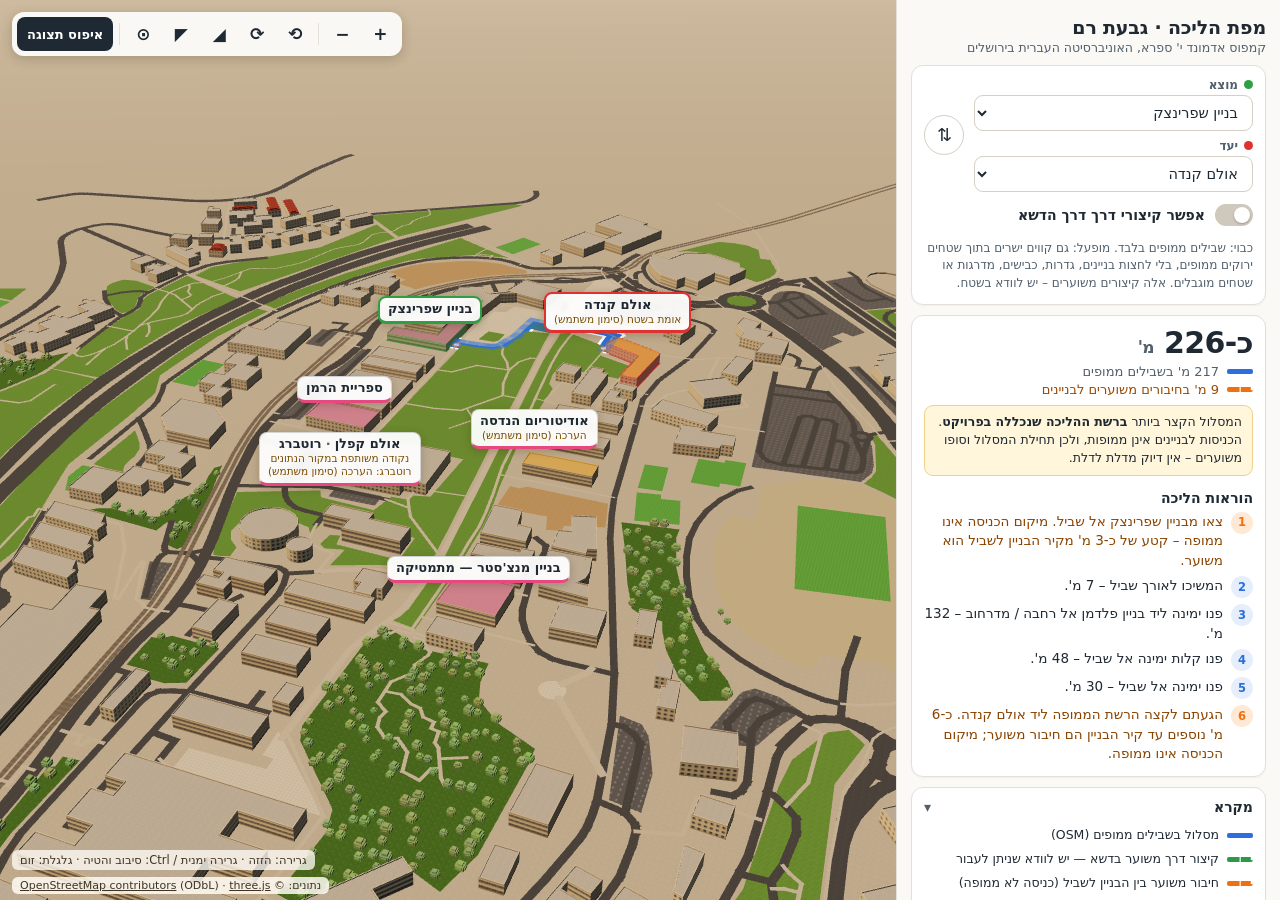
<file: index.html>
<!DOCTYPE html>
<html lang="he" dir="rtl">
<head>
  <meta charset="utf-8">
  <meta name="viewport" content="width=device-width, initial-scale=1, viewport-fit=cover">
  <title>מפת הליכה – קמפוס אדמונד י' ספרא, גבעת רם</title>
  <link rel="stylesheet" href="app/app.css">
  <script type="importmap">
    { "imports": { "three": "./vendor/three/three.module.min.js", "three/addons/": "./vendor/three/addons/" } }
  </script>
</head>
<body>
  <main id="map" dir="ltr">
    <div id="gl"></div>
    <div id="labels" dir="rtl"></div>
    <div class="map-ctl" dir="rtl" role="toolbar" aria-label="שליטה בתצוגה">
      <button data-nudge="in" title="התקרבות" aria-label="התקרבות">+</button>
      <button data-nudge="out" title="התרחקות" aria-label="התרחקות">−</button>
      <span class="sep"></span>
      <button data-nudge="left" title="סיבוב שמאלה" aria-label="סיבוב שמאלה">⟲</button>
      <button data-nudge="right" title="סיבוב ימינה" aria-label="סיבוב ימינה">⟳</button>
      <button data-nudge="tilt-down" title="הטיה לאופק" aria-label="הטיה לאופק">◢</button>
      <button data-nudge="tilt-up" title="הטיה למבט על" aria-label="הטיה למבט על">◤</button>
      <button data-nudge="top" title="מבט מלמעלה" aria-label="מבט מלמעלה">⊙</button>
      <span class="sep"></span>
      <button id="btn-reset" class="wide" title="איפוס תצוגה">איפוס תצוגה</button>
    </div>
    <div class="map-hint" dir="rtl">גרירה: הזזה · גרירה ימנית / Ctrl: סיבוב והטיה · גלגלת: זום</div>
    <div class="attrib" dir="rtl">נתונים: © <a href="https://www.openstreetmap.org/copyright" target="_blank" rel="noopener">OpenStreetMap contributors</a> (ODbL) · <a href="https://threejs.org" target="_blank" rel="noopener">three.js</a></div>
  </main>

  <aside id="panel">
    <button id="sheet-toggle" class="sheet-grip" aria-label="הצגה / הסתרה של החלונית"><span></span></button>
    <header class="brand">
      <h1>מפת הליכה · גבעת רם</h1>
      <p>קמפוס אדמונד י' ספרא, האוניברסיטה העברית בירושלים</p>
    </header>

    <section class="card route-form">
      <label class="field from"><span>מוצא</span>
        <select id="sel-from"><option value="">בחרו נקודת מוצא</option></select>
      </label>
      <button id="btn-swap" class="icon-btn" title="החלפת מוצא ויעד" aria-label="החלפת מוצא ויעד">⇅</button>
      <label class="field to"><span>יעד</span>
        <select id="sel-to"><option value="">בחרו יעד</option></select>
      </label>
      <label class="switch">
        <input type="checkbox" id="chk-lawn"><span class="track"></span>
        <span class="switch-text">אפשר קיצורי דרך דרך הדשא</span>
      </label>
      <p class="help" id="lawn-help">כבוי: שבילים ממופים בלבד. מופעל: גם קווים ישרים בתוך שטחים ירוקים ממופים, בלי לחצות בניינים, גדרות, כבישים, מדרגות או שטחים מוגבלים. אלה קיצורים משוערים – יש לוודא בשטח.</p>
    </section>

    <section id="result" class="card result" aria-live="polite"></section>

    <details class="card fold" open>
      <summary>מקרא</summary>
      <ul class="legend">
        <li><i class="sw-line path"></i> מסלול בשבילים ממופים (OSM)</li>
        <li><i class="sw-line lawn"></i> קיצור דרך משוער בדשא — יש לוודא שניתן לעבור</li>
        <li><i class="sw-line approx"></i> חיבור משוער בין הבניין לשביל (כניסה לא ממופה)</li>
        <li><i class="sw-dot end"></i> נקודת קצה של הרשת הממופה</li>
        <li><i class="sw-box dest"></i> בניין יעד (קווי מתאר ב-OSM)</li>
        <li><i class="sw-box cont"></i> בניין שבתוכו סומן מיקום היעד</li>
        <li><i class="sw-box sel-from"></i> / <i class="sw-box sel-to"></i> מוצא / יעד נבחרים</li>
        <li><i class="sw-box lawnarea"></i> שטח ירוק שנבדק לקיצורים (כשהאפשרות מופעלת)</li>
        <li><i class="sw-box grass"></i> שטח ירוק ממופה (פארק, גינה, דשא) · <i class="sw-box forest"></i> יער ממופה</li>
        <li><i class="sw-tree"></i> עצים: <span id="cnt-mapped"></span> ממופים ב-OSM; <span id="cnt-deco"></span> דקורטיביים בתוך שטחי יער ממופים</li>
      </ul>
    </details>

    <details class="card fold">
      <summary>תצוגה וביצועים</summary>
      <label class="switch"><input type="checkbox" id="chk-low"><span class="track"></span><span class="switch-text">מצב חסכוני (בלי צללים, פחות עצים)</span></label>
      <label class="switch"><input type="checkbox" id="chk-deco" checked><span class="track"></span><span class="switch-text">עצים דקורטיביים</span></label>
      <label class="switch"><input type="checkbox" id="chk-net"><span class="track"></span><span class="switch-text">הצגת רשת ההליכה (גרף הניתוב)</span></label>
      <p class="help">חומרי הבניינים, החלונות ורוחב הדרכים איוריים. הקרקע מוצגת שטוחה – אין בנתונים מידע על גובה פני השטח. התצוגה אינה משפיעה על הניתוב.</p>
    </details>

    <details class="card fold">
      <summary>היעדים ומקור המיקום</summary>
      <ul id="dest-info" class="dest-info"></ul>
    </details>

    <details class="card fold">
      <summary>מגבלות הנתונים</summary>
      <ul class="limits">
        <li><b>אין כניסות ממופות</b> לאף אחד משבעת היעדים. המסלול מתחיל ומסתיים בחיבור משוער מקיר הבניין לשביל הקרוב שאינו חוצה בניין או גדר ממופים. אין דיוק מדלת לדלת.</li>
        <li>המסלול הוא הקצר ביותר <b>ברשת שנכללה בפרויקט בלבד</b> (OSM, 2026-11-02). ייתכנו שבילים קצרים יותר שאינם ממופים.</li>
        <li>הוחרגו: כבישים מהירים, דרכים פרטיות או ללקוחות בלבד, כבישים שהמדרכה שלהם ממופה בנפרד, ושערים נעולים או סגורים להולכי רגל.</li>
        <li>גדרות ממופות באופן חלקי מאוד. שעות פתיחה של שערים וכניסות אינן נבדקות.</li>
        <li><b>קיצורי דרך בדשא:</b> ב-OSM אין כאן שטחים המסומנים כדשא (landuse=grass). נעשה שימוש בשטחים ירוקים המסומנים "פארק" בתוך גבולות הקמפוס. לפי תצלומי אוויר אלה תערובת של דשא, עצים ומשטחים. הנתונים אינם מראים שיפועים, קירות תמך, ערוגות או גדרות שלא מופו – לכן כל קיצור מסומן כמשוער. מוצעים רק קיצורים שחוסכים לפחות 3 מ' לעומת השבילים.</li>
        <li>אולם קנדה ואודיטוריום הנדסה: המיקום לפי סימון המשתמש במפת הבדיקה, ברמת הוודאות שנרשמה.</li>
        <li>אולם קפלן ורוטברג: נקודה אחת משותפת ב-OSM; אין קואורדינטות נפרדות.</li>
        <li>בניין מנצ'סטר (מכון איינשטיין למתמטיקה): קווי מתאר ב-OSM; האתר של המכון אינו מציין היכן הכניסה הראשית, ולכן החיבור האחרון משוער.</li>
        <li>גובהי הבניינים: לפי OSM כשיש מספר קומות או גובה (8 מתוך 180 בניינים בתצוגה), אחרת 9 מ' איוריים. לחיצה על בניין מראה את מקור הגובה.</li>
      </ul>
    </details>

    <details class="card fold">
      <summary>מקורות וייחוס</summary>
      <ul id="sources" class="sources"></ul>
      <p class="help"><a href="review/">מפת בדיקת המיקומים</a></p>
    </details>
  </aside>

  <script src="app/data/campus-data.js"></script>
  <script src="app/data/scenery-data.js"></script>
  <script src="app/route.js"></script>
  <script type="module" src="app/app.js"></script>
</body>
</html>
</file>
<file: app/app.css>
:root {
  --ink: #1f2933; --ink-2: #52606d; --line: #e4e0d8; --paper: #fbf9f5; --card: #ffffff;
  --accent: #2a6fdb; --lawn: #2b9a48; --approx: #f0700f; --from: #2f9e44; --to: #e03131;
  --dest: #e64980; --cont: #f59f00; --radius: 12px;
  --font: system-ui, -apple-system, "Segoe UI", "Noto Sans Hebrew", "Arial Hebrew", Arial, sans-serif;
}
* { box-sizing: border-box; }
html, body { margin: 0; height: 100%; font-family: var(--font); color: var(--ink); background: #e9dcc6; }
body { display: grid; grid-template-columns: 384px 1fr; height: 100dvh; overflow: hidden; }
a { color: #1c5bbf; }

/* ---------------- map */
#map { position: relative; overflow: hidden; grid-column: 2; grid-row: 1; min-height: 0; }
#gl, #gl canvas { position: absolute; inset: 0; display: block; touch-action: none; }
#labels { position: absolute; inset: 0; pointer-events: none; overflow: hidden; }
#labels > * { position: absolute; left: 0; top: 0; will-change: transform; }
.gl-error { position: absolute; inset: 0; display: grid; place-items: center; padding: 30px; text-align: center; direction: rtl; color: var(--ink-2); font-size: 15px; }

.lbl { pointer-events: auto; cursor: pointer; direction: rtl; text-align: center; white-space: nowrap;
  background: rgba(255, 255, 255, .94); border: 1px solid rgba(31, 41, 51, .18); border-radius: 8px;
  padding: 3px 8px 4px; font-size: 13px; font-weight: 650; color: var(--ink); line-height: 1.25;
  box-shadow: 0 2px 8px rgba(40, 30, 10, .22); backdrop-filter: blur(2px); }
.lbl .lbl-sep { margin: 0 4px; color: var(--ink-2); }
.lbl .conf { display: block; font-size: 10.5px; font-weight: 500; color: #7a4d00; }
.lbl.dest { border-bottom: 3px solid var(--dest); }
.lbl.sel-from { border: 2px solid var(--from); border-bottom-width: 3px; }
.lbl.sel-to { border: 2px solid var(--to); border-bottom-width: 3px; }
.lbl.lawn-lbl { cursor: default; color: #155d27; background: rgba(240, 250, 242, .96); border: 1.5px dashed var(--lawn); font-size: 12px; font-weight: 600; }
.lm { direction: rtl; font-size: 11px; font-weight: 600; color: #2c2416; white-space: nowrap; pointer-events: none;
  text-shadow: 0 0 3px #fff8ec, 0 0 3px #fff8ec, 0 0 6px #fff8ec; }
.popup { pointer-events: auto; direction: rtl; background: #fff; border-radius: 10px; padding: 8px 12px 9px 28px; font-size: 13px;
  box-shadow: 0 6px 20px rgba(0, 0, 0, .25); max-width: 260px; }
.popup b { display: block; margin-bottom: 2px; }
.popup-meta { color: var(--ink-2); font-size: 12px; margin-bottom: 3px; }
.popup-x { position: absolute; left: 6px; top: 4px; border: 0; background: none; font-size: 17px; cursor: pointer; color: var(--ink-2); }

.map-ctl { position: absolute; top: 12px; left: 12px; display: flex; gap: 4px; align-items: center; padding: 5px;
  background: rgba(255, 255, 255, .9); border-radius: 12px; box-shadow: 0 3px 12px rgba(40, 30, 10, .2); backdrop-filter: blur(4px); }
.map-ctl button { width: 34px; height: 34px; border: 0; border-radius: 8px; background: transparent; font: 600 17px/1 var(--font); color: var(--ink); cursor: pointer; }
.map-ctl button:hover { background: #f1ece3; }
.map-ctl button.wide { width: auto; padding: 0 10px; font-size: 13px; background: var(--ink); color: #fff; }
.map-ctl button.wide:hover { background: #33404d; }
.map-ctl .sep { width: 1px; height: 22px; background: var(--line); margin: 0 2px; }
.map-hint { position: absolute; bottom: 30px; left: 12px; font-size: 11.5px; color: #3f3423; background: rgba(255, 252, 245, .78); padding: 3px 8px; border-radius: 6px; }
.attrib { position: absolute; bottom: 6px; left: 12px; font-size: 11px; color: #3f3423; background: rgba(255, 252, 245, .85); padding: 2px 8px; border-radius: 6px; }
.attrib a { color: #3f3423; }

/* ---------------- panel */
#panel { grid-column: 1; grid-row: 1; min-height: 0; overflow-y: auto; background: var(--paper); border-inline-end: 1px solid var(--line);
  padding: 14px 14px 24px; display: flex; flex-direction: column; gap: 10px; }
.sheet-grip { display: none; }
.brand h1 { font-size: 19px; margin: 2px 0 0; letter-spacing: -.01em; }
.brand p { margin: 2px 0 0; font-size: 12.5px; color: var(--ink-2); }
.card { background: var(--card); border: 1px solid var(--line); border-radius: var(--radius); padding: 12px; box-shadow: 0 1px 2px rgba(40, 30, 10, .04); }

.route-form { display: grid; grid-template-columns: 1fr auto; gap: 8px 10px; align-items: end; }
.field { display: flex; flex-direction: column; gap: 3px; font-size: 12px; font-weight: 650; color: var(--ink-2); grid-column: 1; }
.field span::before { content: ""; display: inline-block; width: 9px; height: 9px; border-radius: 50%; margin-inline-end: 6px; vertical-align: 0; }
.field.from span::before { background: var(--from); }
.field.to span::before { background: var(--to); }
.field select { font: 500 14.5px var(--font); color: var(--ink); padding: 8px 10px; border: 1px solid #d5cfc4; border-radius: 9px; background: #fff; width: 100%; }
.field select:focus { outline: 2px solid #a8c5f5; border-color: var(--accent); }
.icon-btn { grid-column: 2; grid-row: 1 / span 2; align-self: center; width: 40px; height: 40px; border-radius: 50%; border: 1px solid #d5cfc4;
  background: #fff; font-size: 18px; cursor: pointer; color: var(--ink); }
.icon-btn:hover { background: #f4efe6; }
.route-form .switch, .route-form .help { grid-column: 1 / -1; }

.switch { display: flex; align-items: center; gap: 10px; cursor: pointer; font-size: 14px; font-weight: 600; padding: 4px 0; }
.switch input { position: absolute; opacity: 0; width: 1px; height: 1px; }
.switch .track { position: relative; flex: 0 0 38px; height: 22px; border-radius: 11px; background: #cfc8bc; transition: background .15s; }
.switch .track::after { content: ""; position: absolute; top: 3px; right: 3px; width: 16px; height: 16px; border-radius: 50%; background: #fff; box-shadow: 0 1px 2px rgba(0,0,0,.25); transition: transform .15s; }
.switch input:checked + .track { background: var(--lawn); }
.switch input:checked + .track::after { transform: translateX(-16px); }
.switch input:focus-visible + .track { outline: 2px solid #a8c5f5; outline-offset: 2px; }
.switch input:disabled + .track { opacity: .5; }
.fold .switch { font-weight: 500; font-size: 13.5px; }
.help { margin: 2px 0 0; font-size: 12px; line-height: 1.45; color: var(--ink-2); }
.hint { margin: 0; font-size: 13px; color: var(--ink-2); }

.result:empty { display: none; }
.dist-card { display: flex; flex-direction: column; gap: 6px; }
.dist { font-size: 30px; font-weight: 750; letter-spacing: -.02em; line-height: 1; }
.dist span { font-size: 17px; font-weight: 600; color: var(--ink-2); }
.parts { list-style: none; margin: 0; padding: 0; display: flex; flex-direction: column; gap: 3px; font-size: 13px; color: var(--ink-2); }
.parts li { display: flex; align-items: center; gap: 8px; }
.lawn-txt { color: #1e6b31 !important; font-weight: 600; }
.approx-txt { color: #9a4a00 !important; }
.notice { margin-top: 8px; background: #fff6dc; border: 1px solid #ecd28a; border-radius: 9px; padding: 7px 10px; font-size: 12.5px; line-height: 1.45; }
.notice.lawn { background: #eaf6ec; border-color: #9fd0aa; color: #174d26; }
.error { background: #fde7e5; border: 1px solid #eba9a2; border-radius: 9px; padding: 8px 10px; font-size: 13px; }
.bad { color: #8a1c14; }
.dir-h { font-size: 14px; margin: 14px 0 6px; }
ol.steps { list-style: none; counter-reset: s; margin: 0; padding: 0; display: flex; flex-direction: column; gap: 6px; }
ol.steps li { counter-increment: s; position: relative; padding-inline-start: 30px; font-size: 13.5px; line-height: 1.45; min-height: 22px; }
ol.steps li::before { content: counter(s); position: absolute; inset-inline-start: 0; top: 0; width: 22px; height: 22px; border-radius: 50%;
  background: #e7eefb; color: var(--accent); font-size: 11.5px; font-weight: 700; display: grid; place-items: center; }
ol.steps li.approx { color: #8a4300; }
ol.steps li.approx::before { background: #ffe8d4; color: var(--approx); }
ol.steps li.lawn { color: #1e6b31; font-weight: 600; }
ol.steps li.lawn::before { background: #dcf2e1; color: var(--lawn); }
ol.steps li.warn { color: #8a1c14; }
ol.steps li.warn::before { content: "!"; background: #fde2e1; color: #c92a2a; }

.fold { padding: 0; }
.fold > summary { cursor: pointer; list-style: none; padding: 11px 12px; font-weight: 700; font-size: 14px; display: flex; justify-content: space-between; align-items: center; }
.fold > summary::-webkit-details-marker { display: none; }
.fold > summary::after { content: "▾"; color: var(--ink-2); transition: transform .15s; }
.fold:not([open]) > summary::after { transform: rotate(90deg); }
.fold > :not(summary) { margin: 0 12px 12px; }
.legend, .dest-info, .limits, .sources { list-style: none; padding: 0; font-size: 12.5px; line-height: 1.45; display: flex; flex-direction: column; gap: 6px; }
.limits li, .sources li { padding-inline-start: 12px; position: relative; }
.limits li::before, .sources li::before { content: ""; position: absolute; inset-inline-start: 0; top: 7px; width: 4px; height: 4px; border-radius: 50%; background: #b0a899; }
.legend li { display: flex; align-items: center; gap: 8px; flex-wrap: wrap; }
.dest-info li { border-bottom: 1px solid #f0ece5; padding-bottom: 6px; }
.di-head { display: flex; align-items: center; gap: 6px; flex-wrap: wrap; }
.chip { display: inline-block; font-size: 11px; padding: 1px 7px; border-radius: 9px; }
.chip.field, .chip.official_map { background: #d8f3dc; color: #1b5e20; }
.chip.osm { background: #dbe9ff; color: #0b3d91; }
.chip.estimate, .chip.osm_shared { background: #fff3cd; color: #7a5b00; }

.sw-line { display: inline-block; width: 26px; height: 0; border-top: 5px solid var(--accent); border-radius: 2px; flex: none; }
.sw-line.lawn { border-top-color: var(--lawn); border-top-style: dashed; }
.sw-line.approx { border-top-color: var(--approx); border-top-style: dashed; }
.sw-dot.end { display: inline-block; width: 13px; height: 13px; border-radius: 50%; background: #fff; border: 3px solid var(--approx); flex: none; }
.sw-box { display: inline-block; width: 16px; height: 12px; border-radius: 3px; flex: none; }
.sw-box.dest { background: var(--dest); } .sw-box.cont { background: var(--cont); }
.sw-box.sel-from { background: var(--from); } .sw-box.sel-to { background: var(--to); }
.sw-box.lawnarea { background: #b8eec1; border: 1.5px solid #2b8a3e; }
.sw-box.grass { background: #7db347; } .sw-box.forest { background: #5d8f37; }
.sw-tree { display: inline-block; width: 12px; height: 12px; background: #4f8a2e; box-shadow: inset 0 -3px 0 #3d6e22; flex: none; }

/* ---------------- mobile: map on top, panel as a bottom sheet */
@media (max-width: 760px) {
  body { grid-template-columns: 1fr; grid-template-rows: 1fr auto; }
  #map { grid-column: 1; grid-row: 1; }
  #panel { grid-column: 1; grid-row: 2; max-height: 52dvh; border-inline-start: 0; border-top: 1px solid var(--line);
    border-radius: 16px 16px 0 0; box-shadow: 0 -6px 18px rgba(40, 30, 10, .15); padding: 4px 12px 18px; }
  body.sheet-min #panel { max-height: 150px; }
  .sheet-grip { display: block; align-self: center; border: 0; background: none; padding: 6px 30px; cursor: pointer; }
  .sheet-grip span { display: block; width: 42px; height: 5px; border-radius: 3px; background: #cfc8bc; }
  .brand { display: none; }
  .map-ctl { top: 8px; left: 8px; padding: 3px; gap: 2px; }
  .map-ctl button { width: 32px; height: 32px; }
  .map-ctl [data-nudge="left"], .map-ctl [data-nudge="right"], .map-ctl [data-nudge="tilt-up"], .map-ctl [data-nudge="tilt-down"], .map-ctl .sep { display: none; }
  .map-ctl button.wide { font-size: 12px; padding: 0 8px; }
  .map-hint { display: none; }
  .dist { font-size: 26px; }
}
</file>
